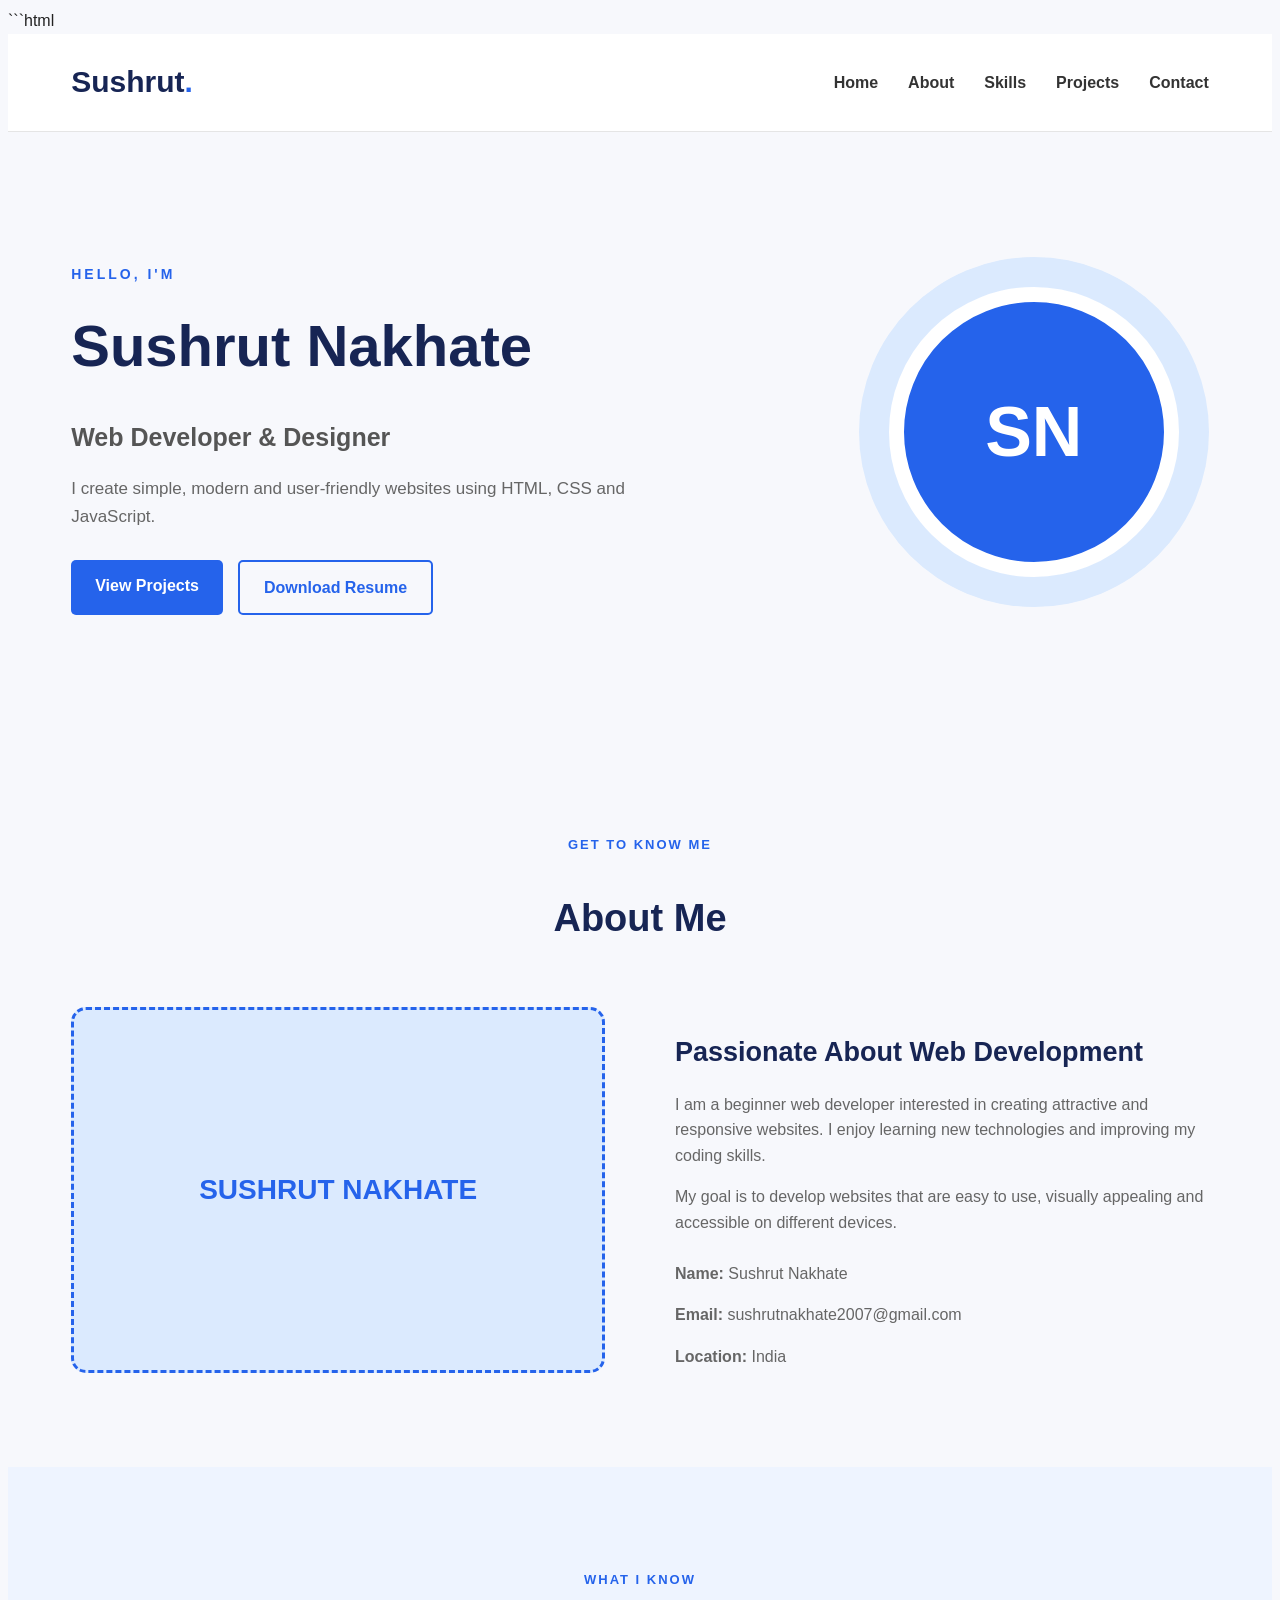
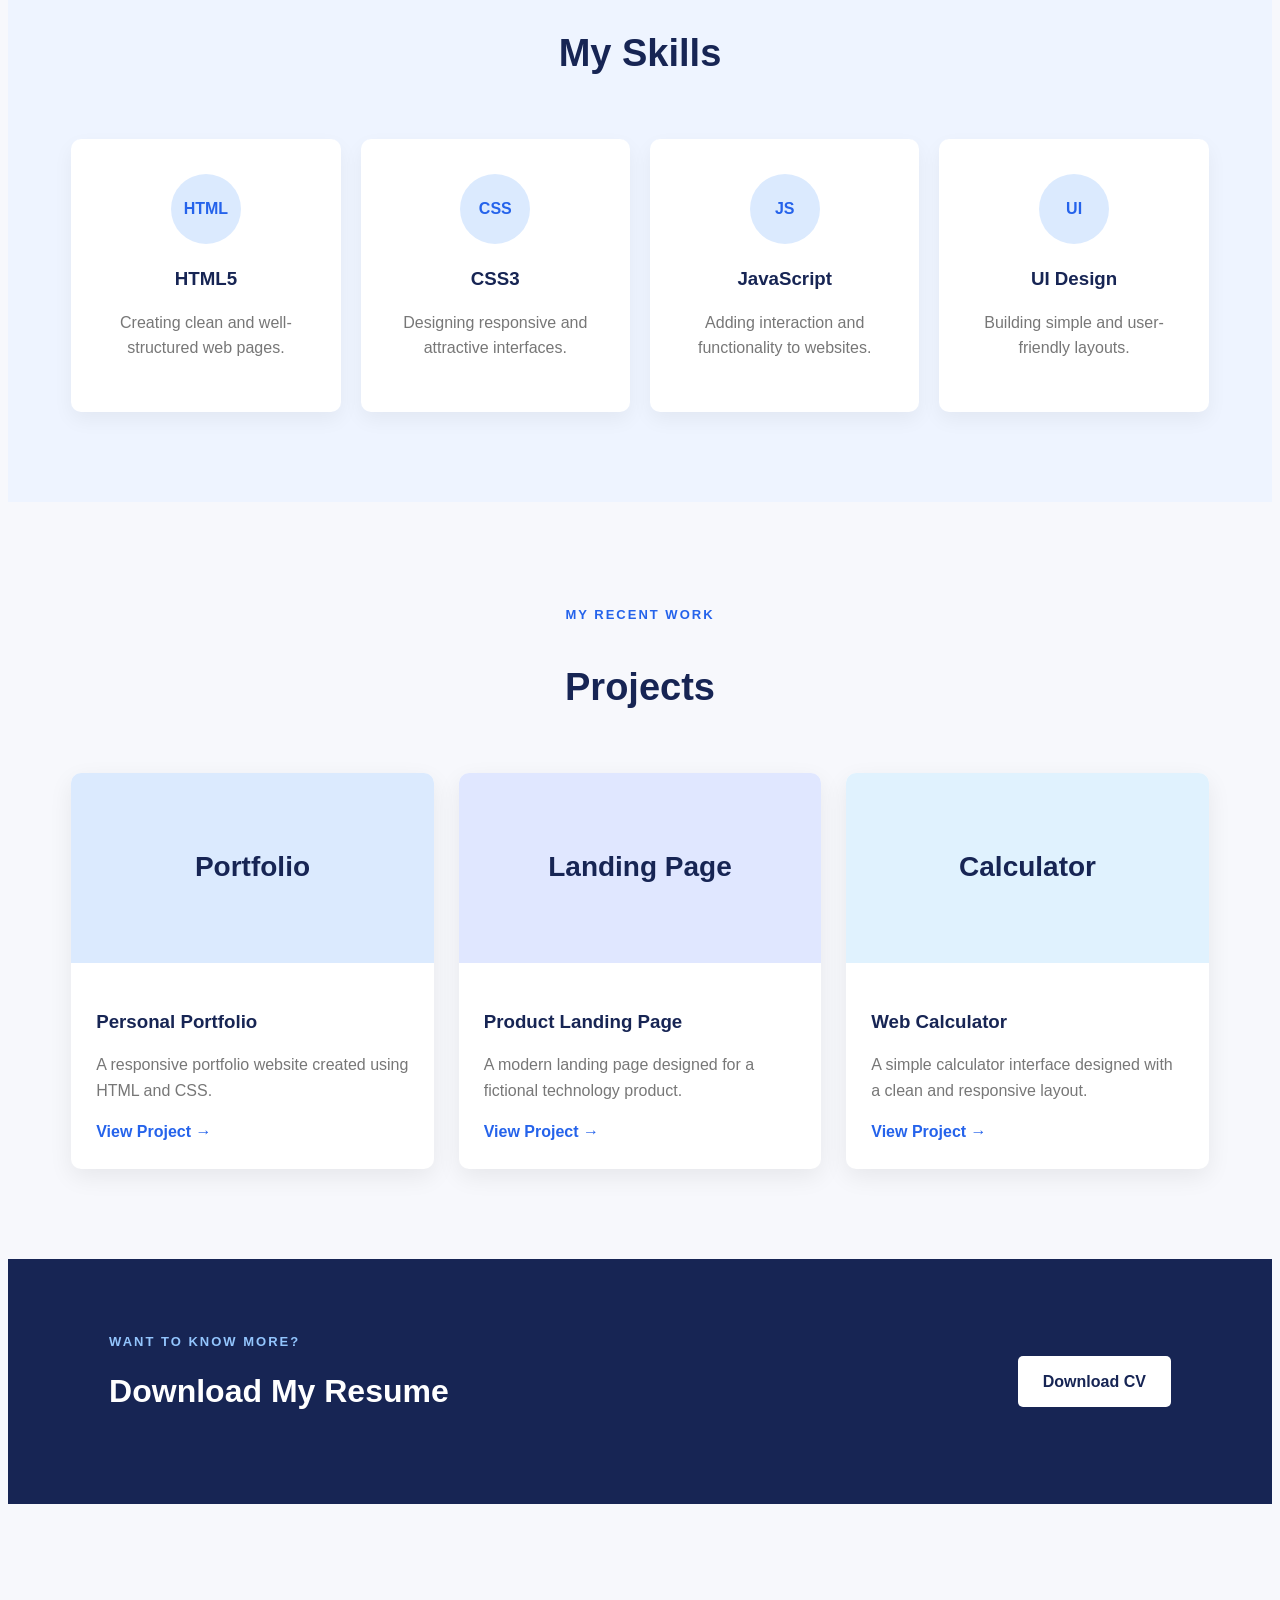
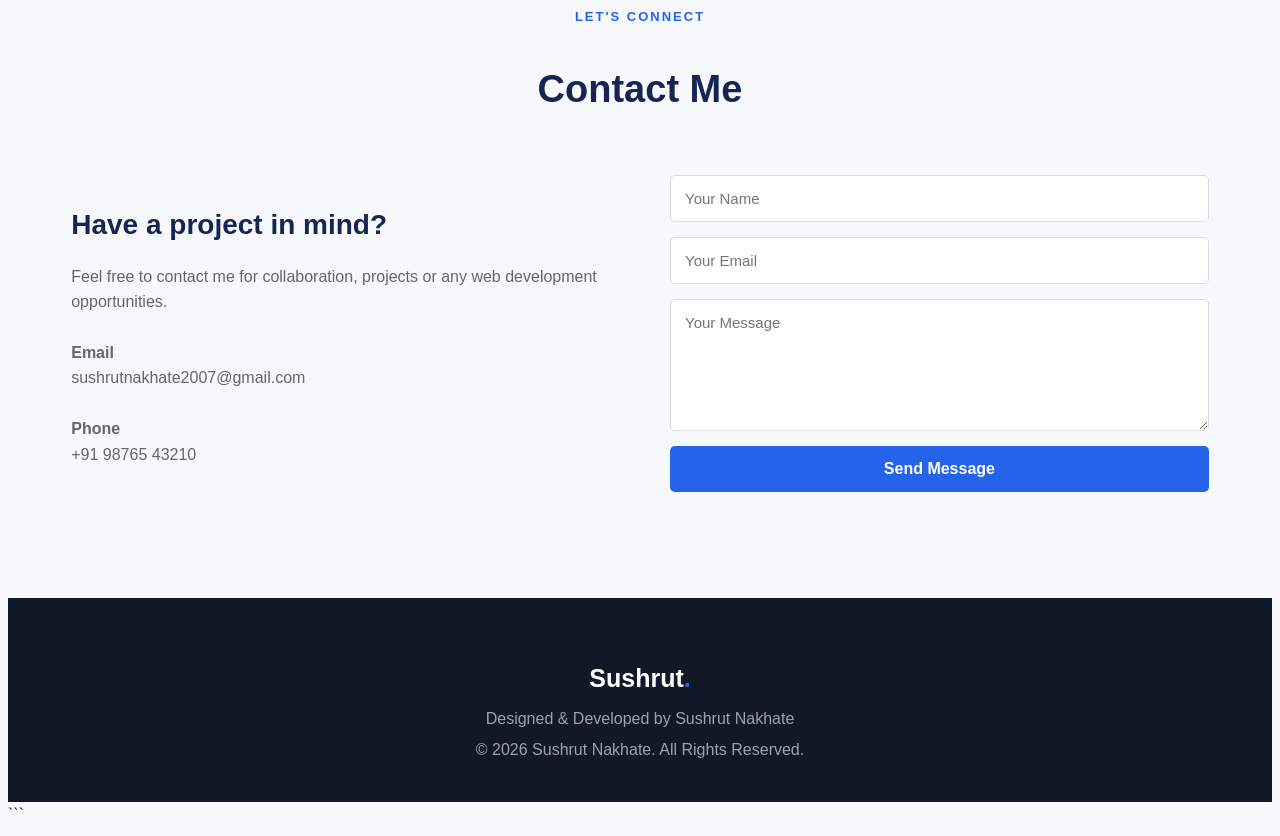
<file: task 1/index.html>
```html
<!DOCTYPE html>
<html lang="en">
<head>
    <meta charset="UTF-8">
    <meta name="viewport" content="width=device-width, initial-scale=1.0">
    <title>My Personal Portfolio</title>
    <link rel="stylesheet" href="style.css">
</head>

<body>

    <!-- Header -->
    <header>
        <nav>
            <h1 class="logo">Sushrut<span>.</span></h1>

            <ul class="nav-links">
                <li><a href="#home">Home</a></li>
                <li><a href="#about">About</a></li>
                <li><a href="#skills">Skills</a></li>
                <li><a href="#projects">Projects</a></li>
                <li><a href="#contact">Contact</a></li>
            </ul>
        </nav>
    </header>

    <!-- Home -->
    <section id="home" class="hero">
        <div class="hero-text">
            <p class="small-title">HELLO, I'M</p>
            <h2>Sushrut Nakhate</h2>
            <h3>Web Developer & Designer</h3>
            <p>
                I create simple, modern and user-friendly websites
                using HTML, CSS and JavaScript.
            </p>

            <div class="buttons">
                <a href="#projects" class="btn">View Projects</a>
                <a href="resume.pdf" class="btn outline" download>
                    Download Resume
                </a>
            </div>
        </div>

        <div class="profile-box">
            <div class="profile-circle">
                SN
            </div>
        </div>
    </section>

    <!-- About -->
    <section id="about" class="section">
        <div class="section-title">
            <p>GET TO KNOW ME</p>
            <h2>About Me</h2>
        </div>

        <div class="about-content">
            <div class="about-image">
                <div class="image-placeholder">
                    SUSHRUT NAKHATE
                </div>
            </div>

            <div class="about-text">
                <h3>Passionate About Web Development</h3>

                <p>
                    I am a beginner web developer interested in creating
                    attractive and responsive websites. I enjoy learning
                    new technologies and improving my coding skills.
                </p>

                <p>
                    My goal is to develop websites that are easy to use,
                    visually appealing and accessible on different devices.
                </p>

                <div class="info">
                    <p><strong>Name:</strong> Sushrut Nakhate</p>
                    <p><strong>Email:</strong> sushrutnakhate2007@gmail.com</p>
                    <p><strong>Location:</strong> India</p>
                </div>
            </div>
        </div>
    </section>

    <!-- Skills -->
    <section id="skills" class="section skills-section">
        <div class="section-title">
            <p>WHAT I KNOW</p>
            <h2>My Skills</h2>
        </div>

        <div class="skills-container">
            <div class="skill-card">
                <div class="skill-icon">HTML</div>
                <h3>HTML5</h3>
                <p>Creating clean and well-structured web pages.</p>
            </div>

            <div class="skill-card">
                <div class="skill-icon">CSS</div>
                <h3>CSS3</h3>
                <p>Designing responsive and attractive interfaces.</p>
            </div>

            <div class="skill-card">
                <div class="skill-icon">JS</div>
                <h3>JavaScript</h3>
                <p>Adding interaction and functionality to websites.</p>
            </div>

            <div class="skill-card">
                <div class="skill-icon">UI</div>
                <h3>UI Design</h3>
                <p>Building simple and user-friendly layouts.</p>
            </div>
        </div>
    </section>

    <!-- Projects -->
    <section id="projects" class="section">
        <div class="section-title">
            <p>MY RECENT WORK</p>
            <h2>Projects</h2>
        </div>

        <div class="projects-container">

            <div class="project-card">
                <div class="project-image first">
                    Portfolio
                </div>

                <div class="project-content">
                    <h3>Personal Portfolio</h3>
                    <p>
                        A responsive portfolio website created using
                        HTML and CSS.
                    </p>
                    <a href="#">View Project →</a>
                </div>
            </div>

            <div class="project-card">
                <div class="project-image second">
                    Landing Page
                </div>

                <div class="project-content">
                    <h3>Product Landing Page</h3>
                    <p>
                        A modern landing page designed for a fictional
                        technology product.
                    </p>
                    <a href="#">View Project →</a>
                </div>
            </div>

            <div class="project-card">
                <div class="project-image third">
                    Calculator
                </div>

                <div class="project-content">
                    <h3>Web Calculator</h3>
                    <p>
                        A simple calculator interface designed with
                        a clean and responsive layout.
                    </p>
                    <a href="#">View Project →</a>
                </div>
            </div>

        </div>
    </section>

    <!-- Resume -->
    <section class="resume-section">
        <div>
            <p>WANT TO KNOW MORE?</p>
            <h2>Download My Resume</h2>
        </div>

        <a href="resume.pdf" class="resume-btn" download>
            Download CV
        </a>
    </section>

    <!-- Contact -->
    <section id="contact" class="section contact-section">
        <div class="section-title">
            <p>LET'S CONNECT</p>
            <h2>Contact Me</h2>
        </div>

        <div class="contact-container">

            <div class="contact-info">
                <h3>Have a project in mind?</h3>
                <p>
                    Feel free to contact me for collaboration,
                    projects or any web development opportunities.
                </p>

                <p><strong>Email</strong><br>
                   sushrutnakhate2007@gmail.com
                </p>

                <p><strong>Phone</strong><br>
                    +91 98765 43210
                </p>
            </div>

            <form>
                <input type="text" placeholder="Your Name">
                <input type="email" placeholder="Your Email">
                <textarea rows="6" placeholder="Your Message"></textarea>

                <button type="submit">Send Message</button>
            </form>

        </div>
    </section>

    <!-- Footer -->
    <footer>
        <h3>Sushrut<span>.</span></h3>
        <p>Designed & Developed by Sushrut Nakhate</p>
        <p>© 2026 Sushrut Nakhate. All Rights Reserved.</p>
    </footer>

</body>
</html>
```
</file>
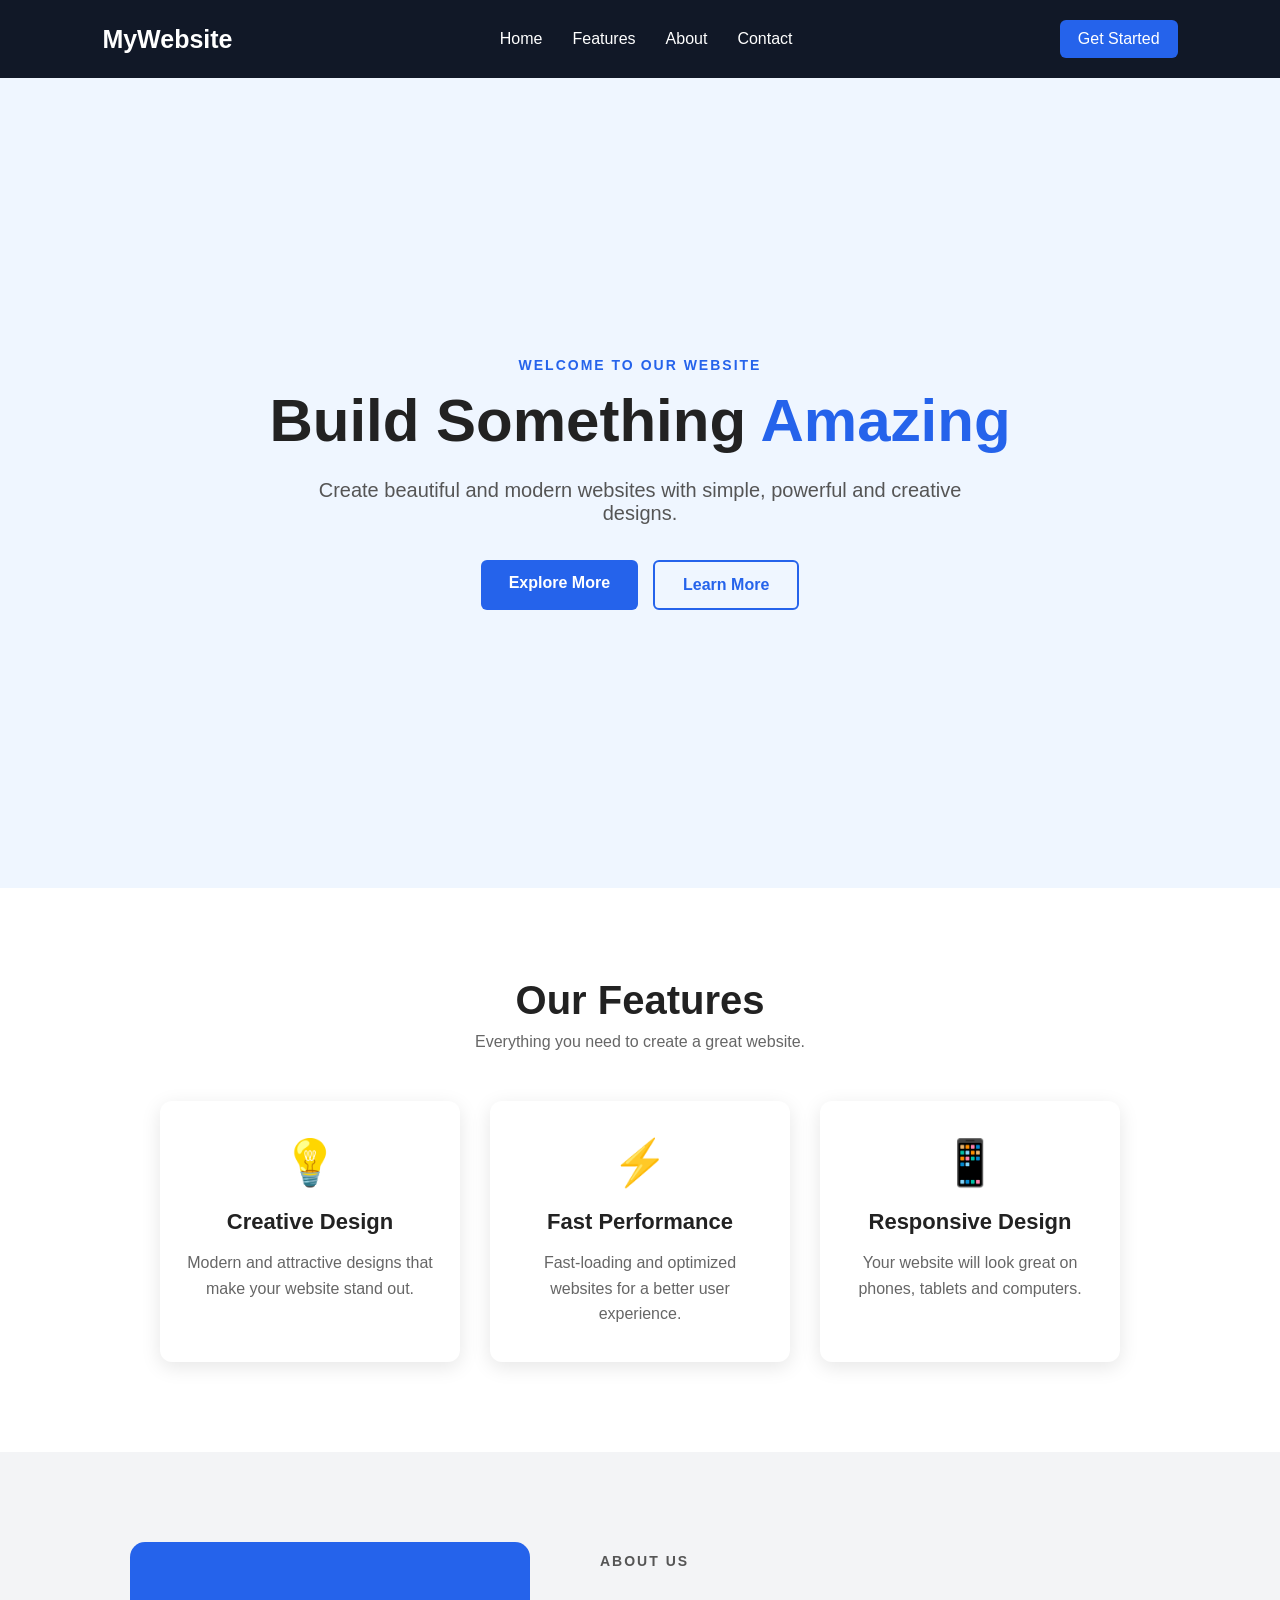
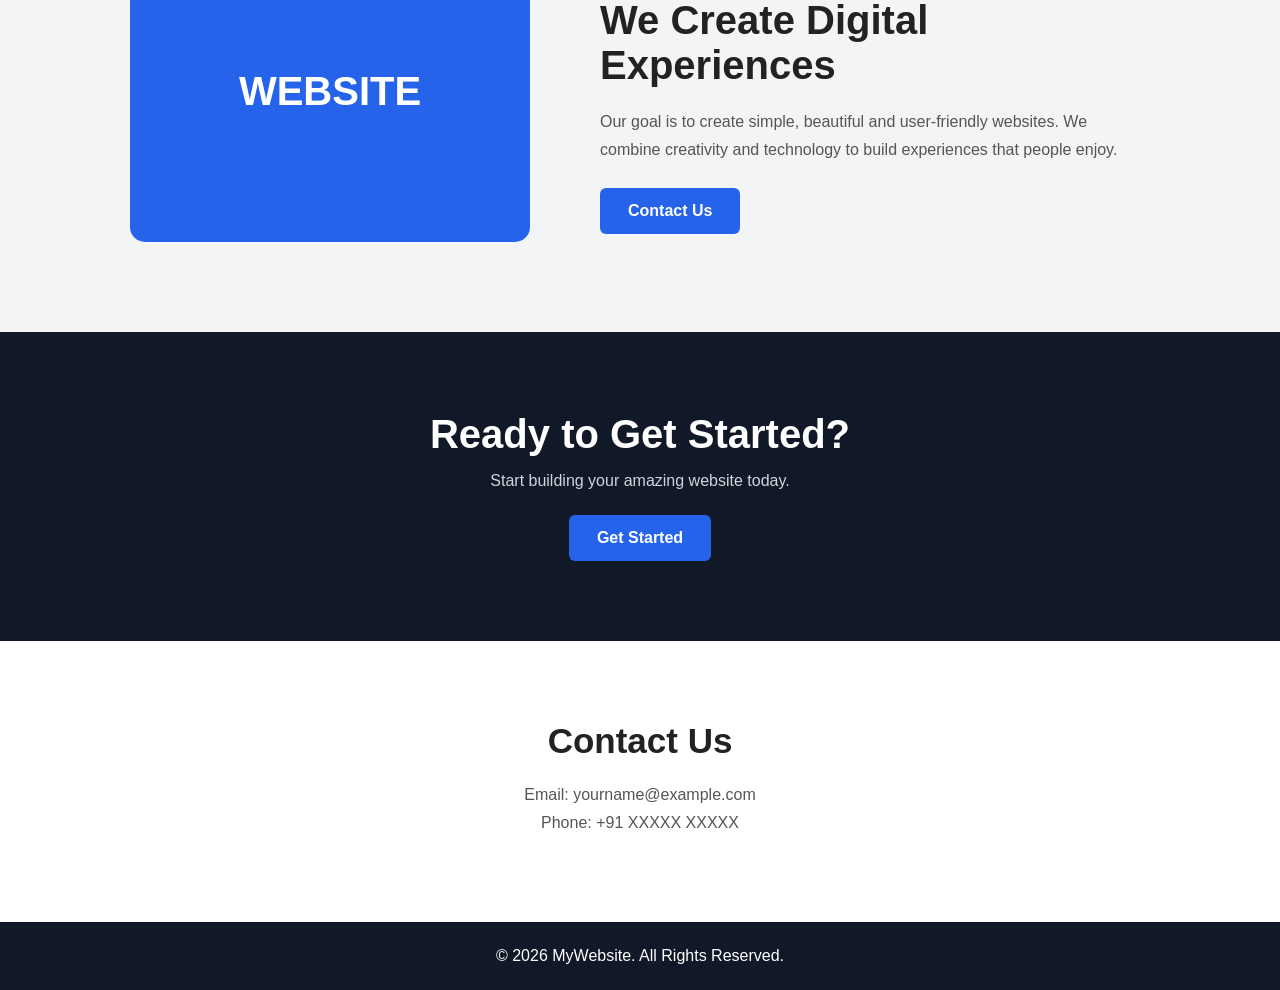
<file: task 2/index.html>
<!DOCTYPE html>
<html lang="en">

<head>
    <meta charset="UTF-8">
    <meta name="viewport" content="width=device-width, initial-scale=1.0">

    <title>Creative Landing Page</title>

    <link rel="stylesheet" href="style.css">
</head>

<body>

    <!-- Header -->
    <header>

        <nav>

            <div class="logo">
                MyWebsite
            </div>

            <ul class="nav-links">
                <li><a href="#home">Home</a></li>
                <li><a href="#features">Features</a></li>
                <li><a href="#about">About</a></li>
                <li><a href="#contact">Contact</a></li>
            </ul>

            <a href="#contact" class="nav-button">
                Get Started
            </a>

        </nav>

    </header>


    <!-- Hero Section -->
    <section id="home" class="hero">

        <div class="hero-content">

            <p class="small-title">
                WELCOME TO OUR WEBSITE
            </p>

            <h1>
                Build Something
                <span>Amazing</span>
            </h1>

            <p class="hero-text">
                Create beautiful and modern websites with
                simple, powerful and creative designs.
            </p>

            <div class="hero-buttons">

                <a href="#features" class="primary-button">
                    Explore More
                </a>

                <a href="#about" class="secondary-button">
                    Learn More
                </a>

            </div>

        </div>

    </section>


    <!-- Features Section -->
    <section id="features" class="features">

        <h2>Our Features</h2>

        <p class="section-description">
            Everything you need to create a great website.
        </p>


        <div class="feature-container">

            <div class="feature-card">

                <div class="icon">
                    💡
                </div>

                <h3>
                    Creative Design
                </h3>

                <p>
                    Modern and attractive designs that
                    make your website stand out.
                </p>

            </div>


            <div class="feature-card">

                <div class="icon">
                    ⚡
                </div>

                <h3>
                    Fast Performance
                </h3>

                <p>
                    Fast-loading and optimized websites
                    for a better user experience.
                </p>

            </div>


            <div class="feature-card">

                <div class="icon">
                    📱
                </div>

                <h3>
                    Responsive Design
                </h3>

                <p>
                    Your website will look great on
                    phones, tablets and computers.
                </p>

            </div>

        </div>

    </section>


    <!-- About Section -->
    <section id="about" class="about">

        <div class="about-image">

            <div class="image-box">
                WEBSITE
            </div>

        </div>


        <div class="about-content">

            <p class="small-title">
                ABOUT US
            </p>

            <h2>
                We Create Digital Experiences
            </h2>

            <p>
                Our goal is to create simple, beautiful
                and user-friendly websites. We combine
                creativity and technology to build
                experiences that people enjoy.
            </p>

            <a href="#contact" class="primary-button">
                Contact Us
            </a>

        </div>

    </section>


    <!-- Call To Action -->
    <section class="cta">

        <h2>
            Ready to Get Started?
        </h2>

        <p>
            Start building your amazing website today.
        </p>

        <a href="#contact" class="primary-button">
            Get Started
        </a>

    </section>


    <!-- Contact Section -->
    <section id="contact" class="contact">

        <h2>
            Contact Us
        </h2>

        <p>
            Email: yourname@example.com
        </p>

        <p>
            Phone: +91 XXXXX XXXXX
        </p>

    </section>


    <!-- Footer -->
    <footer>

        <p>
            © 2026 MyWebsite. All Rights Reserved.
        </p>

    </footer>


</body>
</html>
</file>
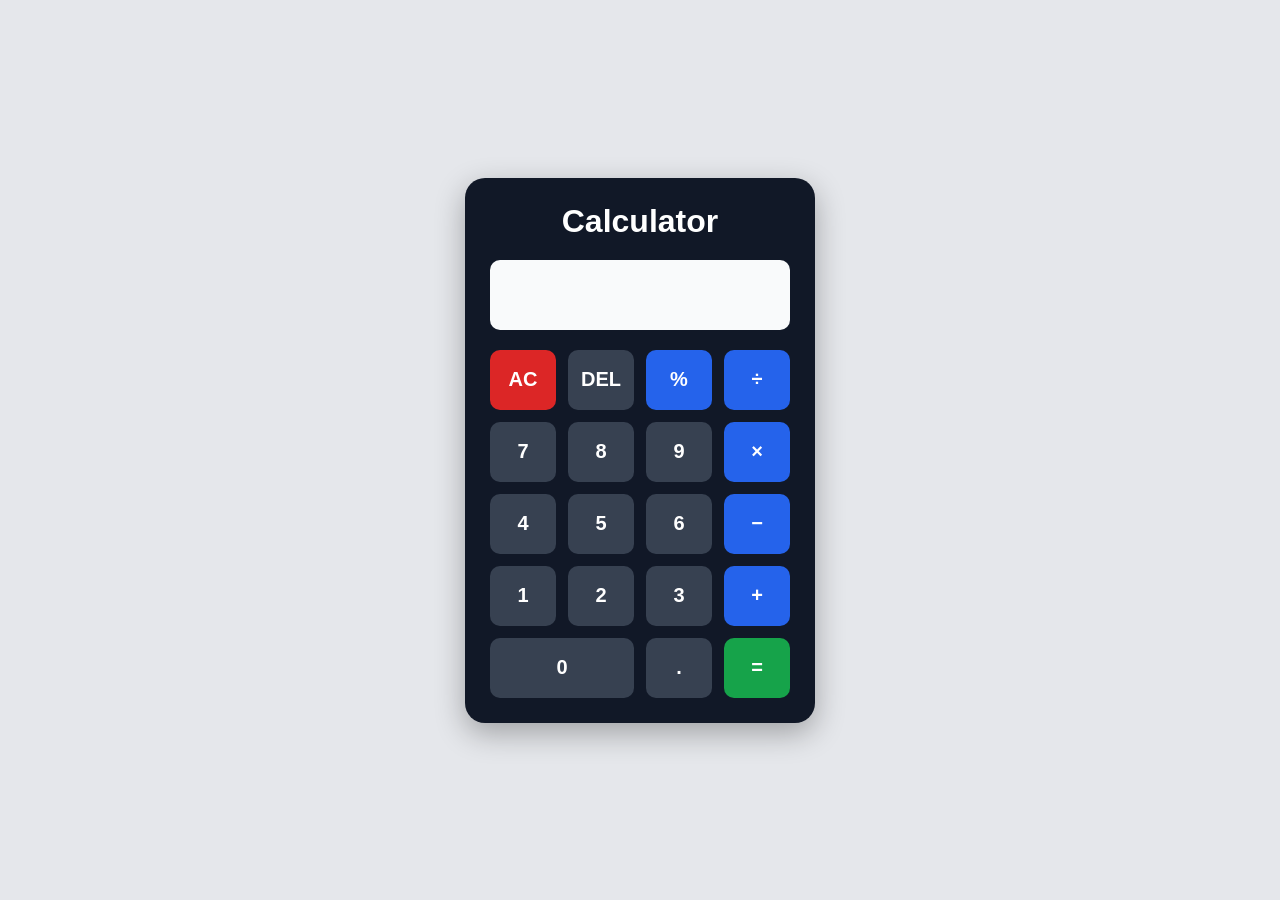
<file: task 3/index.html>
<!DOCTYPE html>
<html lang="en">
<head>
    <meta charset="UTF-8">
    <meta name="viewport" content="width=device-width, initial-scale=1.0">

    <title>Calculator</title>

    <link rel="stylesheet" href="style.css">
</head>

<body>

    <div class="calculator">

        <h1>Calculator</h1>

        <input type="text" id="display" readonly>

        <div class="buttons">

            <button class="clear" onclick="clearDisplay()">AC</button>
            <button onclick="deleteLast()">DEL</button>
            <button class="operator" onclick="appendValue('%')">%</button>
            <button class="operator" onclick="appendValue('/')">÷</button>

            <button onclick="appendValue('7')">7</button>
            <button onclick="appendValue('8')">8</button>
            <button onclick="appendValue('9')">9</button>
            <button class="operator" onclick="appendValue('*')">×</button>

            <button onclick="appendValue('4')">4</button>
            <button onclick="appendValue('5')">5</button>
            <button onclick="appendValue('6')">6</button>
            <button class="operator" onclick="appendValue('-')">−</button>

            <button onclick="appendValue('1')">1</button>
            <button onclick="appendValue('2')">2</button>
            <button onclick="appendValue('3')">3</button>
            <button class="operator" onclick="appendValue('+')">+</button>

            <button class="zero" onclick="appendValue('0')">0</button>
            <button onclick="appendValue('.')">.</button>
            <button class="equal" onclick="calculate()">=</button>

        </div>

    </div>

    <script src="script.js"></script>

</body>
</html>
</file>
<file: task 1/style.css>
```css
/* ---------- BASIC SETTINGS ---------- */

* {
    margin: 0;
    padding: 0;
    box-sizing: border-box;
    scroll-behavior: smooth;
}

body {
    font-family: Arial, Helvetica, sans-serif;
    background: #f7f8fc;
    color: #222;
    line-height: 1.6;
}

a {
    text-decoration: none;
}

ul {
    list-style: none;
}


/* ---------- HEADER ---------- */

header {
    background: #ffffff;
    border-bottom: 1px solid #e5e5e5;
    position: sticky;
    top: 0;
    z-index: 100;
}

nav {
    width: 90%;
    max-width: 1150px;
    margin: auto;
    min-height: 75px;

    display: flex;
    justify-content: space-between;
    align-items: center;
}

.logo {
    font-size: 30px;
    color: #172554;
}

.logo span,
footer span {
    color: #2563eb;
}

.nav-links {
    display: flex;
    gap: 30px;
}

.nav-links a {
    color: #333;
    font-weight: 600;
    transition: 0.3s;
}

.nav-links a:hover {
    color: #2563eb;
}


/* ---------- HERO ---------- */

.hero {
    width: 90%;
    max-width: 1150px;
    min-height: 600px;
    margin: auto;

    display: flex;
    justify-content: space-between;
    align-items: center;
    gap: 50px;
}

.hero-text {
    max-width: 600px;
}

.small-title {
    color: #2563eb;
    font-size: 14px;
    font-weight: bold;
    letter-spacing: 3px;
}

.hero h2 {
    font-size: 58px;
    color: #172554;
    margin: 8px 0;
}

.hero h3 {
    font-size: 25px;
    color: #555;
    margin-bottom: 18px;
}

.hero-text > p:not(.small-title) {
    color: #666;
    font-size: 17px;
}

.buttons {
    display: flex;
    gap: 15px;
    margin-top: 30px;
}

.btn {
    background: #2563eb;
    color: white;
    padding: 13px 24px;
    border-radius: 5px;
    font-weight: bold;
    transition: 0.3s;
}

.btn:hover {
    background: #172554;
}

.btn.outline {
    background: transparent;
    border: 2px solid #2563eb;
    color: #2563eb;
}

.btn.outline:hover {
    background: #2563eb;
    color: white;
}


/* ---------- PROFILE ---------- */

.profile-box {
    width: 350px;
    height: 350px;

    display: flex;
    align-items: center;
    justify-content: center;

    background: #dbeafe;
    border-radius: 50%;
}

.profile-circle {
    width: 260px;
    height: 260px;

    border-radius: 50%;
    background: #2563eb;
    color: white;

    display: flex;
    align-items: center;
    justify-content: center;

    font-size: 70px;
    font-weight: bold;

    border: 15px solid white;
}


/* ---------- COMMON SECTION ---------- */

.section {
    width: 90%;
    max-width: 1150px;
    margin: auto;
    padding: 90px 0;
}

.section-title {
    text-align: center;
    margin-bottom: 55px;
}

.section-title p {
    color: #2563eb;
    font-size: 13px;
    letter-spacing: 2px;
    font-weight: bold;
}

.section-title h2 {
    font-size: 38px;
    color: #172554;
}


/* ---------- ABOUT ---------- */

.about-content {
    display: flex;
    align-items: center;
    gap: 70px;
}

.about-image {
    flex: 1;
}

.image-placeholder {
    height: 360px;
    background: #dbeafe;
    border-radius: 15px;

    display: flex;
    justify-content: center;
    align-items: center;

    color: #2563eb;
    font-size: 28px;
    font-weight: bold;

    border: 3px dashed #2563eb;
}

.about-text {
    flex: 1;
}

.about-text h3 {
    font-size: 27px;
    color: #172554;
    margin-bottom: 18px;
}

.about-text p {
    color: #666;
    margin-bottom: 15px;
}

.info {
    margin-top: 25px;
}

.info p {
    margin-bottom: 8px;
}


/* ---------- SKILLS ---------- */

.skills-section {
    max-width: none;
    padding-left: 5%;
    padding-right: 5%;
    background: #eef4ff;
}

.skills-container {
    max-width: 1150px;
    margin: auto;

    display: grid;
    grid-template-columns: repeat(4, 1fr);
    gap: 20px;
}

.skill-card {
    background: white;
    padding: 35px 25px;
    text-align: center;
    border-radius: 10px;

    box-shadow: 0 8px 20px rgba(0, 0, 0, 0.05);

    transition: transform 0.3s;
}

.skill-card:hover {
    transform: translateY(-8px);
}

.skill-icon {
    width: 70px;
    height: 70px;
    margin: auto auto 20px;

    background: #dbeafe;
    color: #2563eb;

    border-radius: 50%;

    display: flex;
    justify-content: center;
    align-items: center;

    font-weight: bold;
}

.skill-card h3 {
    color: #172554;
    margin-bottom: 10px;
}

.skill-card p {
    color: #777;
}


/* ---------- PROJECTS ---------- */

.projects-container {
    display: grid;
    grid-template-columns: repeat(3, 1fr);
    gap: 25px;
}

.project-card {
    background: white;
    border-radius: 10px;
    overflow: hidden;

    box-shadow: 0 8px 25px rgba(0, 0, 0, 0.07);
}

.project-image {
    height: 190px;

    display: flex;
    justify-content: center;
    align-items: center;

    font-size: 28px;
    font-weight: bold;
    color: #172554;
}

.project-image.first {
    background: #dbeafe;
}

.project-image.second {
    background: #e0e7ff;
}

.project-image.third {
    background: #e0f2fe;
}

.project-content {
    padding: 25px;
}

.project-content h3 {
    color: #172554;
    margin-bottom: 10px;
}

.project-content p {
    color: #777;
    margin-bottom: 15px;
}

.project-content a {
    color: #2563eb;
    font-weight: bold;
}


/* ---------- RESUME ---------- */

.resume-section {
    padding: 60px 8%;

    background: #172554;
    color: white;

    display: flex;
    justify-content: space-between;
    align-items: center;
    gap: 30px;
}

.resume-section p {
    color: #93c5fd;
    font-size: 13px;
    letter-spacing: 2px;
    font-weight: bold;
}

.resume-section h2 {
    font-size: 32px;
    margin-top: 5px;
}

.resume-btn {
    background: white;
    color: #172554;
    padding: 13px 25px;
    border-radius: 5px;
    font-weight: bold;
}


/* ---------- CONTACT ---------- */

.contact-section {
    background: #f7f8fc;
}

.contact-container {
    display: flex;
    gap: 60px;
}

.contact-info,
.contact-container form {
    flex: 1;
}

.contact-info h3 {
    font-size: 28px;
    color: #172554;
    margin-bottom: 15px;
}

.contact-info p {
    color: #666;
    margin-bottom: 25px;
}

form {
    display: flex;
    flex-direction: column;
    gap: 15px;
}

input,
textarea {
    width: 100%;
    padding: 14px;

    border: 1px solid #ddd;
    border-radius: 5px;

    font-family: inherit;
    font-size: 15px;
}

textarea {
    resize: vertical;
}

form button {
    border: none;
    background: #2563eb;
    color: white;

    padding: 14px;
    border-radius: 5px;

    font-size: 16px;
    font-weight: bold;

    cursor: pointer;
}

form button:hover {
    background: #172554;
}


/* ---------- FOOTER ---------- */

footer {
    background: #111827;
    color: white;
    text-align: center;
    padding: 35px 20px;
}

footer h3 {
    font-size: 25px;
    margin-bottom: 8px;
}

footer p {
    color: #9ca3af;
    margin: 5px;
}


/* ---------- RESPONSIVE DESIGN ---------- */

@media (max-width: 850px) {

    .nav-links {
        gap: 12px;
    }

    .hero {
        flex-direction: column;
        text-align: center;
        padding: 70px 0;
    }

    .buttons {
        justify-content: center;
    }

    .profile-box {
        width: 280px;
        height: 280px;
    }

    .profile-circle {
        width: 210px;
        height: 210px;
    }

    .about-content {
        flex-direction: column;
    }

    .skills-container {
        grid-template-columns: repeat(2, 1fr);
    }

    .projects-container {
        grid-template-columns: 1fr;
    }

    .resume-section {
        flex-direction: column;
        text-align: center;
    }

    .contact-container {
        flex-direction: column;
    }
}


@media (max-width: 550px) {

    nav {
        flex-direction: column;
        padding: 15px 0;
        gap: 12px;
    }

    .nav-links {
        flex-wrap: wrap;
        justify-content: center;
    }

    .hero h2 {
        font-size: 42px;
    }

    .hero h3 {
        font-size: 21px;
    }

    .buttons {
        flex-direction: column;
    }

    .skills-container {
        grid-template-columns: 1fr;
    }

    .section-title h2 {
        font-size: 32px;
    }
}
```
</file>
<file: task 2/style.css>
* {
    margin: 0;
    padding: 0;
    box-sizing: border-box;
}

html {
    scroll-behavior: smooth;
}

body {
    font-family: Arial, sans-serif;
    color: #222;
    background: #ffffff;
}


/* =========================
   HEADER
========================= */

header {
    background: #111827;
    padding: 20px 8%;

    position: sticky;
    top: 0;

    z-index: 1000;
}

nav {
    display: flex;
    align-items: center;
    justify-content: space-between;
}

.logo {
    color: white;
    font-size: 25px;
    font-weight: bold;
}

.nav-links {
    display: flex;
    gap: 30px;
    list-style: none;
}

.nav-links a {
    color: white;
    text-decoration: none;
    font-size: 16px;
}

.nav-links a:hover {
    color: #60a5fa;
}

.nav-button {
    background: #2563eb;
    color: white;

    text-decoration: none;

    padding: 10px 18px;

    border-radius: 6px;
}


/* =========================
   HERO
========================= */

.hero {
    min-height: 90vh;

    display: flex;
    align-items: center;
    justify-content: center;

    text-align: center;

    padding: 50px 20px;

    background: #eff6ff;
}

.hero-content {
    max-width: 800px;
}

.small-title {
    color: #2563eb;

    font-size: 14px;

    font-weight: bold;

    letter-spacing: 2px;

    margin-bottom: 15px;
}

.hero h1 {
    font-size: 60px;

    line-height: 1.1;

    margin-bottom: 25px;
}

.hero h1 span {
    color: #2563eb;
}

.hero-text {
    font-size: 20px;

    color: #555;

    max-width: 650px;

    margin: auto;

    margin-bottom: 35px;
}


/* =========================
   BUTTONS
========================= */

.hero-buttons {
    display: flex;

    justify-content: center;

    gap: 15px;
}

.primary-button {
    display: inline-block;

    background: #2563eb;

    color: white;

    text-decoration: none;

    padding: 14px 28px;

    border-radius: 6px;

    font-weight: bold;
}

.primary-button:hover {
    background: #1d4ed8;
}

.secondary-button {
    display: inline-block;

    color: #2563eb;

    text-decoration: none;

    padding: 14px 28px;

    border: 2px solid #2563eb;

    border-radius: 6px;

    font-weight: bold;
}

.secondary-button:hover {
    background: #2563eb;

    color: white;
}


/* =========================
   FEATURES
========================= */

.features {
    padding: 90px 8%;

    text-align: center;
}

.features h2 {
    font-size: 40px;

    margin-bottom: 10px;
}

.section-description {
    color: #666;

    margin-bottom: 50px;
}

.feature-container {
    display: flex;

    justify-content: center;

    gap: 30px;

    flex-wrap: wrap;
}

.feature-card {
    width: 300px;

    padding: 35px 25px;

    background: white;

    border-radius: 12px;

    box-shadow: 0 5px 20px rgba(0, 0, 0, 0.1);

    transition: 0.3s;
}

.feature-card:hover {
    transform: translateY(-10px);
}

.icon {
    font-size: 45px;

    margin-bottom: 20px;
}

.feature-card h3 {
    font-size: 22px;

    margin-bottom: 15px;
}

.feature-card p {
    color: #666;

    line-height: 1.6;
}


/* =========================
   ABOUT
========================= */

.about {
    padding: 90px 10%;

    display: flex;

    align-items: center;

    justify-content: center;

    gap: 70px;

    background: #f3f4f6;
}

.about-image {
    width: 400px;
}

.image-box {
    height: 300px;

    display: flex;

    justify-content: center;

    align-items: center;

    background: #2563eb;

    color: white;

    font-size: 40px;

    font-weight: bold;

    border-radius: 15px;
}

.about-content {
    max-width: 550px;
}

.about-content h2 {
    font-size: 40px;

    margin-bottom: 20px;
}

.about-content p {
    color: #555;

    line-height: 1.7;

    margin-bottom: 25px;
}


/* =========================
   CALL TO ACTION
========================= */

.cta {
    padding: 80px 20px;

    text-align: center;

    background: #111827;

    color: white;
}

.cta h2 {
    font-size: 40px;

    margin-bottom: 15px;
}

.cta p {
    margin-bottom: 25px;

    color: #d1d5db;
}


/* =========================
   CONTACT
========================= */

.contact {
    padding: 80px 20px;

    text-align: center;
}

.contact h2 {
    font-size: 35px;

    margin-bottom: 25px;
}

.contact p {
    margin: 10px;

    color: #555;
}


/* =========================
   FOOTER
========================= */

footer {
    padding: 25px;

    text-align: center;

    background: #111827;

    color: white;
}


/* =========================
   MOBILE RESPONSIVE
========================= */

@media (max-width: 768px) {

    nav {
        flex-direction: column;

        gap: 20px;
    }

    .nav-links {
        flex-wrap: wrap;

        justify-content: center;

        gap: 15px;
    }

    .hero h1 {
        font-size: 40px;
    }

    .hero-text {
        font-size: 17px;
    }

    .hero-buttons {
        flex-direction: column;

        align-items: center;
    }

    .about {
        flex-direction: column;

        text-align: center;
    }

    .about-image {
        width: 100%;

        max-width: 400px;
    }

    .about-content h2 {
        font-size: 32px;
    }

}
</file>
<file: task 3/style.css>
* {
    margin: 0;
    padding: 0;
    box-sizing: border-box;
}

body {
    font-family: Arial, sans-serif;

    min-height: 100vh;

    display: flex;
    justify-content: center;
    align-items: center;

    background: #e5e7eb;
}

.calculator {
    width: 350px;

    padding: 25px;

    background: #111827;

    border-radius: 20px;

    box-shadow: 0 10px 30px rgba(0, 0, 0, 0.3);
}

h1 {
    color: white;

    text-align: center;

    margin-bottom: 20px;
}

#display {
    width: 100%;

    height: 70px;

    border: none;

    outline: none;

    border-radius: 10px;

    padding: 10px 15px;

    margin-bottom: 20px;

    font-size: 30px;

    text-align: right;

    background: #f9fafb;

    color: #111827;
}

.buttons {
    display: grid;

    grid-template-columns: repeat(4, 1fr);

    gap: 12px;
}

button {
    height: 60px;

    border: none;

    border-radius: 10px;

    font-size: 20px;

    font-weight: bold;

    cursor: pointer;

    background: #374151;

    color: white;

    transition: 0.2s;
}

button:hover {
    transform: scale(1.05);
}

.operator {
    background: #2563eb;
}

.clear {
    background: #dc2626;
}

.equal {
    background: #16a34a;
}

.zero {
    grid-column: span 2;
}

@media (max-width: 400px) {

    .calculator {
        width: 90%;
    }

    button {
        height: 55px;
    }

    #display {
        font-size: 25px;
    }
}
</file>
